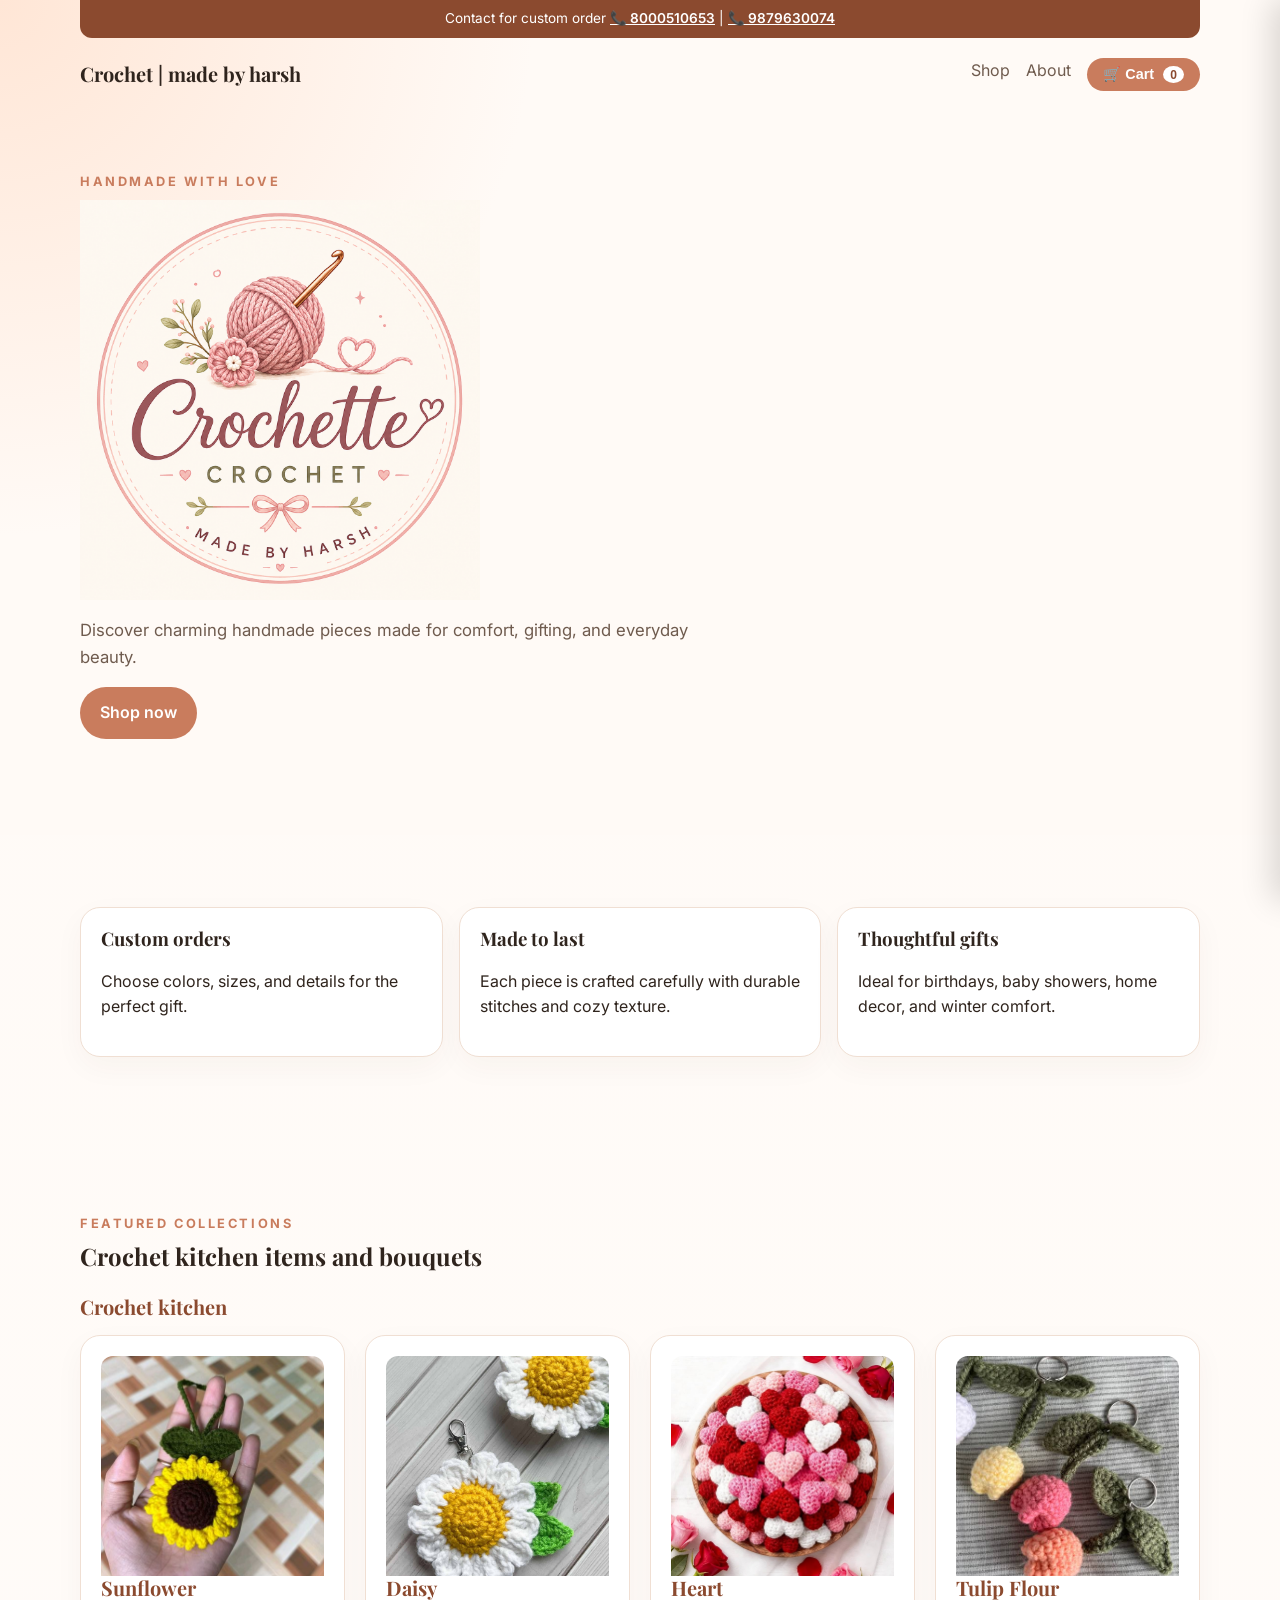
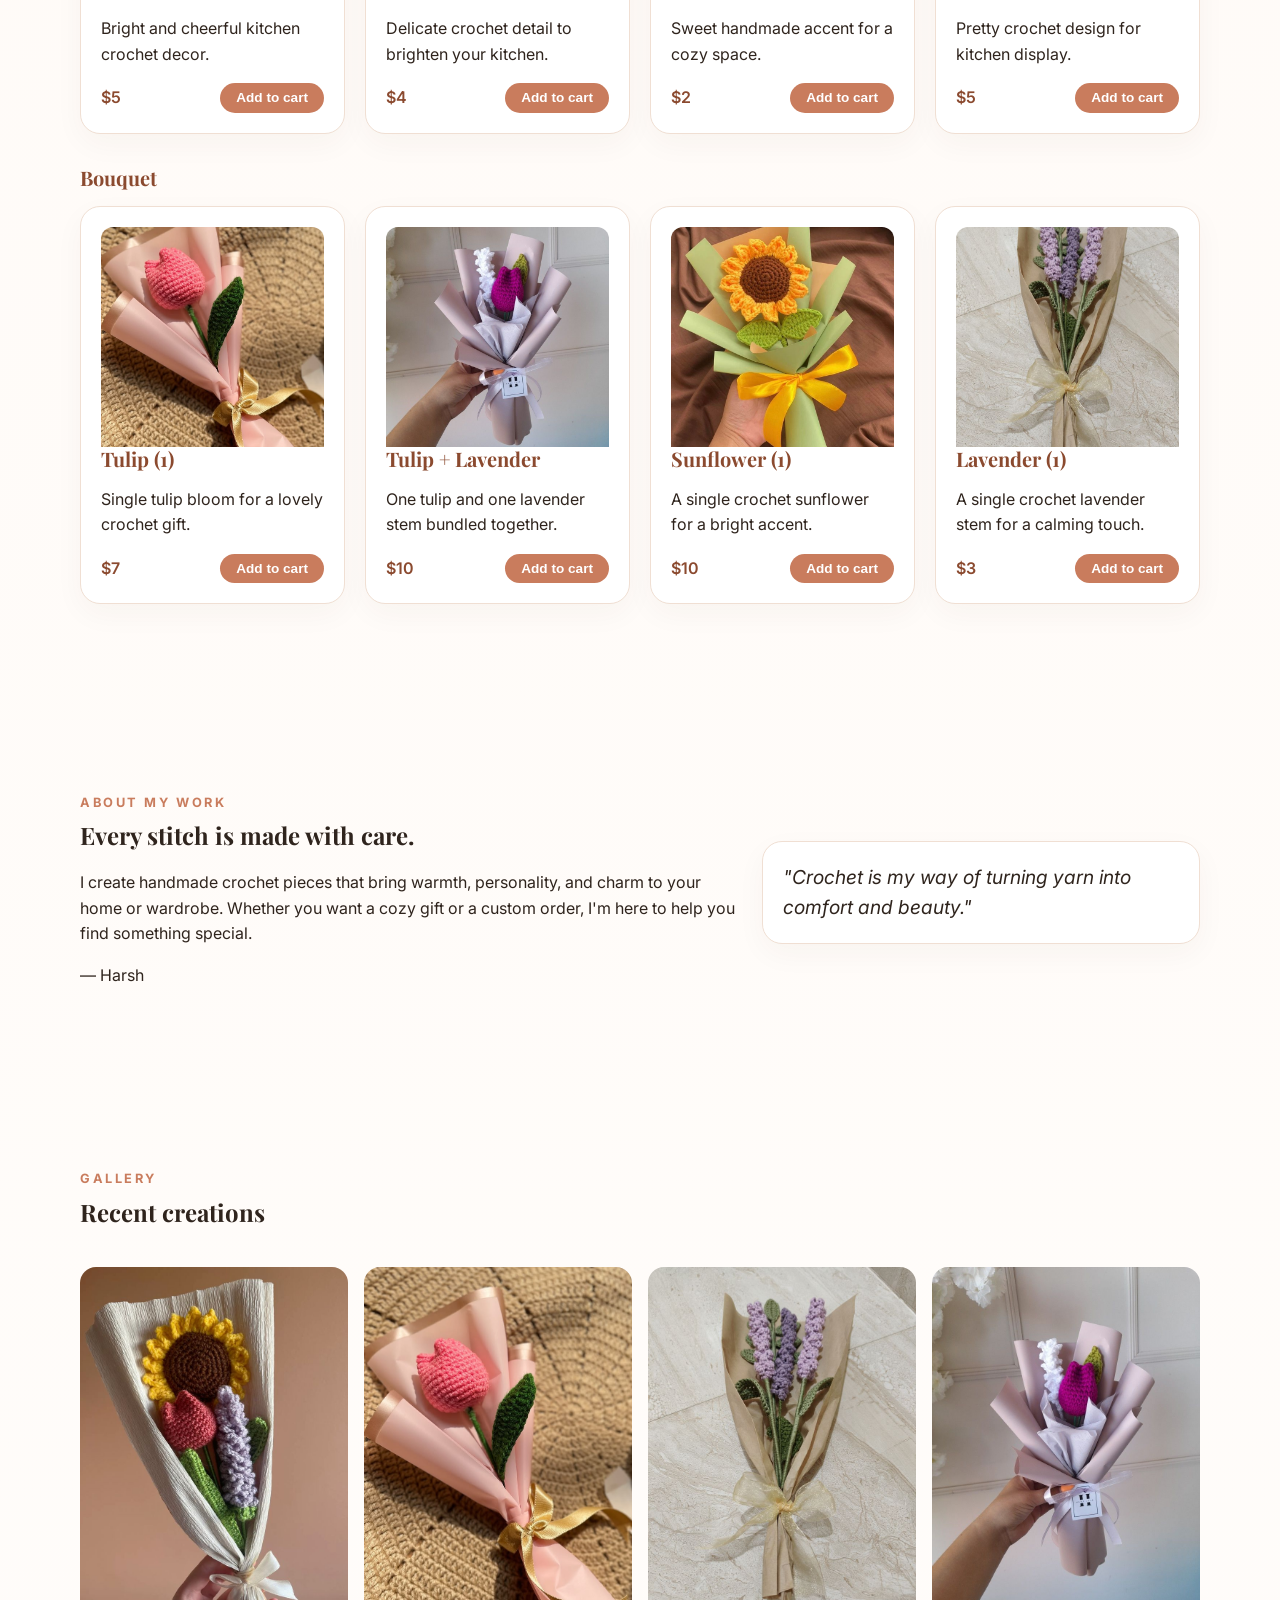
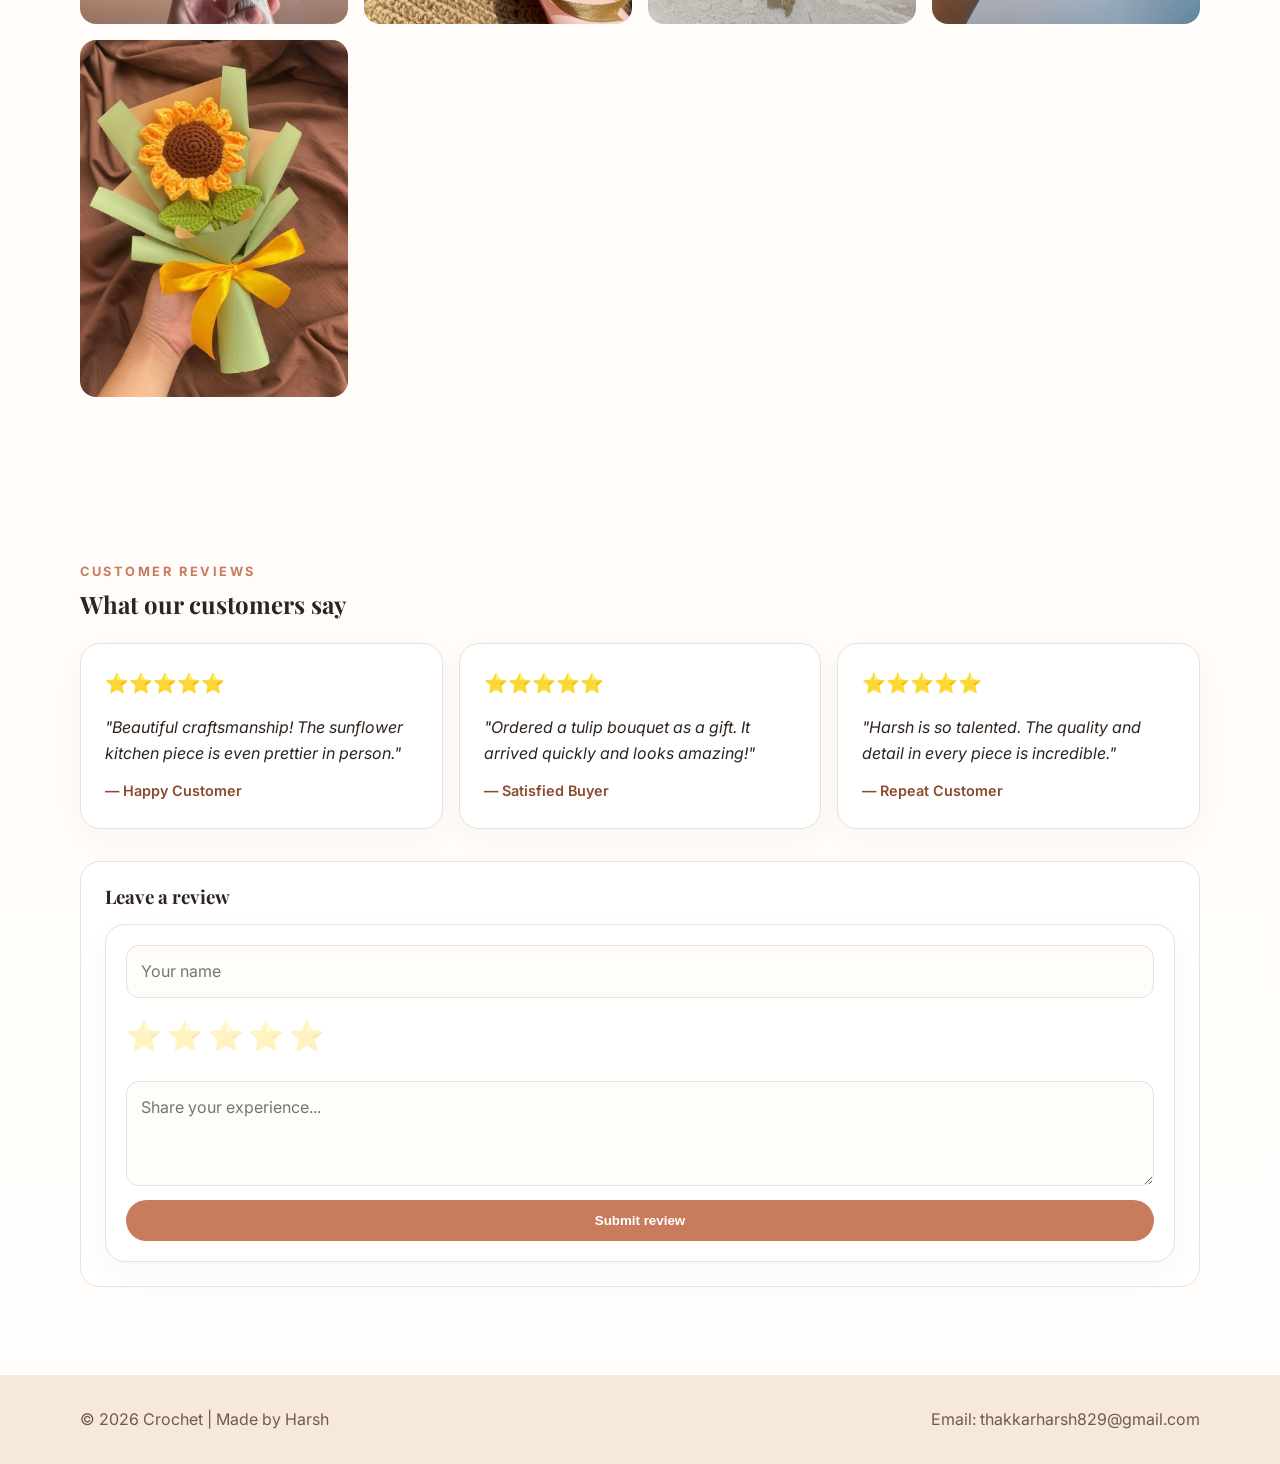
<file: index.html>
<!DOCTYPE html>
<html lang="en">
  <head>
    <meta charset="UTF-8" />
    <meta name="viewport" content="width=device-width, initial-scale=1.0" />
    <title>Crochet | Made by Harsh</title>
    <meta name="description" content="Handmade crochet pieces for cozy living, thoughtful gifts, and everyday style. Made by Harsh." />
    <link rel="preconnect" href="https://fonts.googleapis.com" />
    <link rel="preconnect" href="https://fonts.gstatic.com" crossorigin />
    <link href="https://fonts.googleapis.com/css2?family=Playfair+Display:wght@600;700&family=Inter:wght@400;500;600&display=swap" rel="stylesheet" />
    <link rel="stylesheet" href="styles.css" />
  </head>
  <body>
    <header class="hero">
      <div class="top-bar container">
        <span>Contact for custom order</span>
        <a href="tel:8000510653">&#128222; 8000510653</a>
        <span class="top-divider">|</span>
        <a href="tel:9879630074">&#128222; 9879630074</a>
      </div>
      <nav class="nav container">
        <a href="#home" class="brand">Crochet | made by harsh</a>
        <div class="nav-links">
          <a href="#shop">Shop</a>
          <a href="#about">About</a>
          <button class="cart-toggle" id="cartToggle">
            &#128722; Cart <span class="cart-badge" id="cartBadge">0</span>
          </button>
        </div>
      </nav>

      <div class="hero-content container" id="home">
        <div>
          <p class="eyebrow">Handmade with love</p>
          <img src="logo.png" alt="Crochet by Harsh" class="hero-logo" />
          <p class="hero-text">
            Discover charming handmade pieces made for comfort, gifting, and everyday beauty.
          </p>
          <a class="btn btn-primary" href="#shop">Shop now</a>
        </div>
      </div>
    </header>

    <main>
      <section class="features container" aria-label="Why choose us">
        <article>
          <h3>Custom orders</h3>
          <p>Choose colors, sizes, and details for the perfect gift.</p>
        </article>
        <article>
          <h3>Made to last</h3>
          <p>Each piece is crafted carefully with durable stitches and cozy texture.</p>
        </article>
        <article>
          <h3>Thoughtful gifts</h3>
          <p>Ideal for birthdays, baby showers, home decor, and winter comfort.</p>
        </article>
      </section>

      <section class="products container" id="shop">
        <div class="section-heading">
          <p class="eyebrow">Featured collections</p>
          <h2>Crochet kitchen items and bouquets</h2>
        </div>

        <div class="product-group">
          <h3>Crochet kitchen</h3>
          <div class="product-grid">
            <article class="card">
              <img src="photo%201.jpg" alt="Sunflower crochet" class="card-img" />
              <h3>Sunflower</h3>
              <p>Bright and cheerful kitchen crochet decor.</p>
              <div class="card-footer">
                <span>$5</span>
                <button class="btn-add-cart" data-name="Sunflower" data-price="5" data-img="photo%201.jpg">Add to cart</button>
              </div>
            </article>
            <article class="card">
              <img src="photo%208.jpg" alt="Daisy crochet" class="card-img" />
              <h3>Daisy</h3>
              <p>Delicate crochet detail to brighten your kitchen.</p>
              <div class="card-footer">
                <span>$4</span>
                <button class="btn-add-cart" data-name="Daisy" data-price="4" data-img="photo%208.jpg">Add to cart</button>
              </div>
            </article>
            <article class="card">
              <img src="photo%2015.jpg" alt="Heart crochet" class="card-img" />
              <h3>Heart</h3>
              <p>Sweet handmade accent for a cozy space.</p>
              <div class="card-footer">
                <span>$2</span>
                <button class="btn-add-cart" data-name="Heart" data-price="2" data-img="photo%2015.jpg">Add to cart</button>
              </div>
            </article>
            <article class="card">
              <img src="photo%2010.jpg" alt="Tulip Flour crochet" class="card-img" />
              <h3>Tulip Flour</h3>
              <p>Pretty crochet design for kitchen display.</p>
              <div class="card-footer">
                <span>$5</span>
                <button class="btn-add-cart" data-name="Tulip Flour" data-price="5" data-img="photo%2010.jpg">Add to cart</button>
              </div>
            </article>
          </div>
        </div>

        <div class="product-group">
          <h3>Bouquet</h3>
          <div class="product-grid">
            <article class="card">
              <img src="photo%203.jpg" alt="Tulip bouquet" class="card-img" />
              <h3>Tulip (1)</h3>
              <p>Single tulip bloom for a lovely crochet gift.</p>
              <div class="card-footer">
                <span>$7</span>
                <button class="btn-add-cart" data-name="Tulip (1)" data-price="7" data-img="photo%203.jpg">Add to cart</button>
              </div>
            </article>
            <article class="card">
              <img src="photo%205.jpg" alt="Tulip and Lavender bouquet" class="card-img" />
              <h3>Tulip + Lavender</h3>
              <p>One tulip and one lavender stem bundled together.</p>
              <div class="card-footer">
                <span>$10</span>
                <button class="btn-add-cart" data-name="Tulip + Lavender" data-price="10" data-img="photo%205.jpg">Add to cart</button>
              </div>
            </article>
            <article class="card">
              <img src="photo%206.jpg" alt="Sunflower bouquet" class="card-img" />
              <h3>Sunflower (1)</h3>
              <p>A single crochet sunflower for a bright accent.</p>
              <div class="card-footer">
                <span>$10</span>
                <button class="btn-add-cart" data-name="Sunflower (1)" data-price="10" data-img="photo%206.jpg">Add to cart</button>
              </div>
            </article>
            <article class="card">
              <img src="photo%204.jpg" alt="Lavender bouquet" class="card-img" />
              <h3>Lavender (1)</h3>
              <p>A single crochet lavender stem for a calming touch.</p>
              <div class="card-footer">
                <span>$3</span>
                <button class="btn-add-cart" data-name="Lavender (1)" data-price="3" data-img="photo%204.jpg">Add to cart</button>
              </div>
            </article>
          </div>
        </div>
      </section>

      <section class="about container" id="about">
        <div>
          <p class="eyebrow">About my work</p>
          <h2>Every stitch is made with care.</h2>
          <p>
            I create handmade crochet pieces that bring warmth, personality, and charm to your home or wardrobe.
            Whether you want a cozy gift or a custom order, I'm here to help you find something special.
          </p>
          <p>— Harsh</p>
        </div>
        <div class="quote-box">
          <p>"Crochet is my way of turning yarn into comfort and beauty."</p>
        </div>
      </section>

      <section class="gallery container">
        <div class="section-heading">
          <p class="eyebrow">Gallery</p>
          <h2>Recent creations</h2>
        </div>
        <div class="gallery-grid">
          <div class="gallery-item"><img src="photo%202.jpg" alt="Crochet creation" /></div>
          <div class="gallery-item"><img src="photo%203.jpg" alt="Crochet creation" /></div>
          <div class="gallery-item"><img src="photo%204.jpg" alt="Crochet creation" /></div>
          <div class="gallery-item"><img src="photo%205.jpg" alt="Crochet creation" /></div>
          <div class="gallery-item"><img src="photo%206.jpg" alt="Crochet creation" /></div>
        </div>
      </section>

      <section class="contact container" id="contact">
        <div class="section-heading">
          <p class="eyebrow">Customer Reviews</p>
          <h2>What our customers say</h2>
        </div>
        <div class="reviews-grid" id="reviewsGrid">
          <div class="review-card">
            <div class="review-stars">&#11088;&#11088;&#11088;&#11088;&#11088;</div>
            <p>"Beautiful craftsmanship! The sunflower kitchen piece is even prettier in person."</p>
            <span class="review-author">— Happy Customer</span>
          </div>
          <div class="review-card">
            <div class="review-stars">&#11088;&#11088;&#11088;&#11088;&#11088;</div>
            <p>"Ordered a tulip bouquet as a gift. It arrived quickly and looks amazing!"</p>
            <span class="review-author">— Satisfied Buyer</span>
          </div>
          <div class="review-card">
            <div class="review-stars">&#11088;&#11088;&#11088;&#11088;&#11088;</div>
            <p>"Harsh is so talented. The quality and detail in every piece is incredible."</p>
            <span class="review-author">— Repeat Customer</span>
          </div>
        </div>
        <div class="add-review">
          <h3>Leave a review</h3>
          <form class="contact-form" id="review-form">
            <input type="text" name="name" placeholder="Your name" required />
            <div class="star-select" id="starSelect">
              <span data-star="1">&#11088;</span>
              <span data-star="2">&#11088;</span>
              <span data-star="3">&#11088;</span>
              <span data-star="4">&#11088;</span>
              <span data-star="5">&#11088;</span>
            </div>
            <textarea name="review" rows="3" placeholder="Share your experience..." required></textarea>
            <button class="btn btn-primary" type="submit">Submit review</button>
          </form>
        </div>
      </section>
    </main>

    <!-- Cart Drawer -->
    <div class="cart-overlay" id="cartOverlay"></div>
    <div class="cart-drawer" id="cartDrawer">
      <div class="cart-drawer-header">
        <h3>Your Cart</h3>
        <button class="cart-close" id="cartClose">&times;</button>
      </div>
      <div class="cart-items" id="cartItems"></div>
      <div class="cart-empty" id="cartEmpty">
        <p>Your cart is empty</p>
      </div>
      <div class="cart-footer" id="cartFooter">
        <div class="cart-total">
          <span>Total:</span>
          <span id="cartTotal">$0</span>
        </div>
        <button class="btn btn-primary btn-full" id="payNowBtn">Pay now</button>
        <p class="cart-note">Cash on delivery available</p>
      </div>
      <div class="cart-bottom" id="cartBottom">
        <input type="text" id="cartName" class="cart-input" placeholder="Your name" required />
        <input type="tel" id="cartPhone" class="cart-input" placeholder="Your phone number" required />
        <textarea id="cartAddress" class="cart-input cart-textarea" placeholder="Your address" rows="2" required></textarea>
      </div>
    </div>

    <!-- Floating Cart Button (mobile) -->
    <button class="floating-cart" id="floatingCart">
      &#128722; <span class="floating-badge" id="floatingBadge">0</span>
    </button>

    <footer class="footer">
      <div class="container footer-content">
        <p>&copy; <span id="year"></span> Crochet | Made by Harsh</p>
        <p>Email: thakkarharsh829@gmail.com</p>
      </div>
    </footer>

    <script src="script.js"></script>
  </body>
</html>
</file>
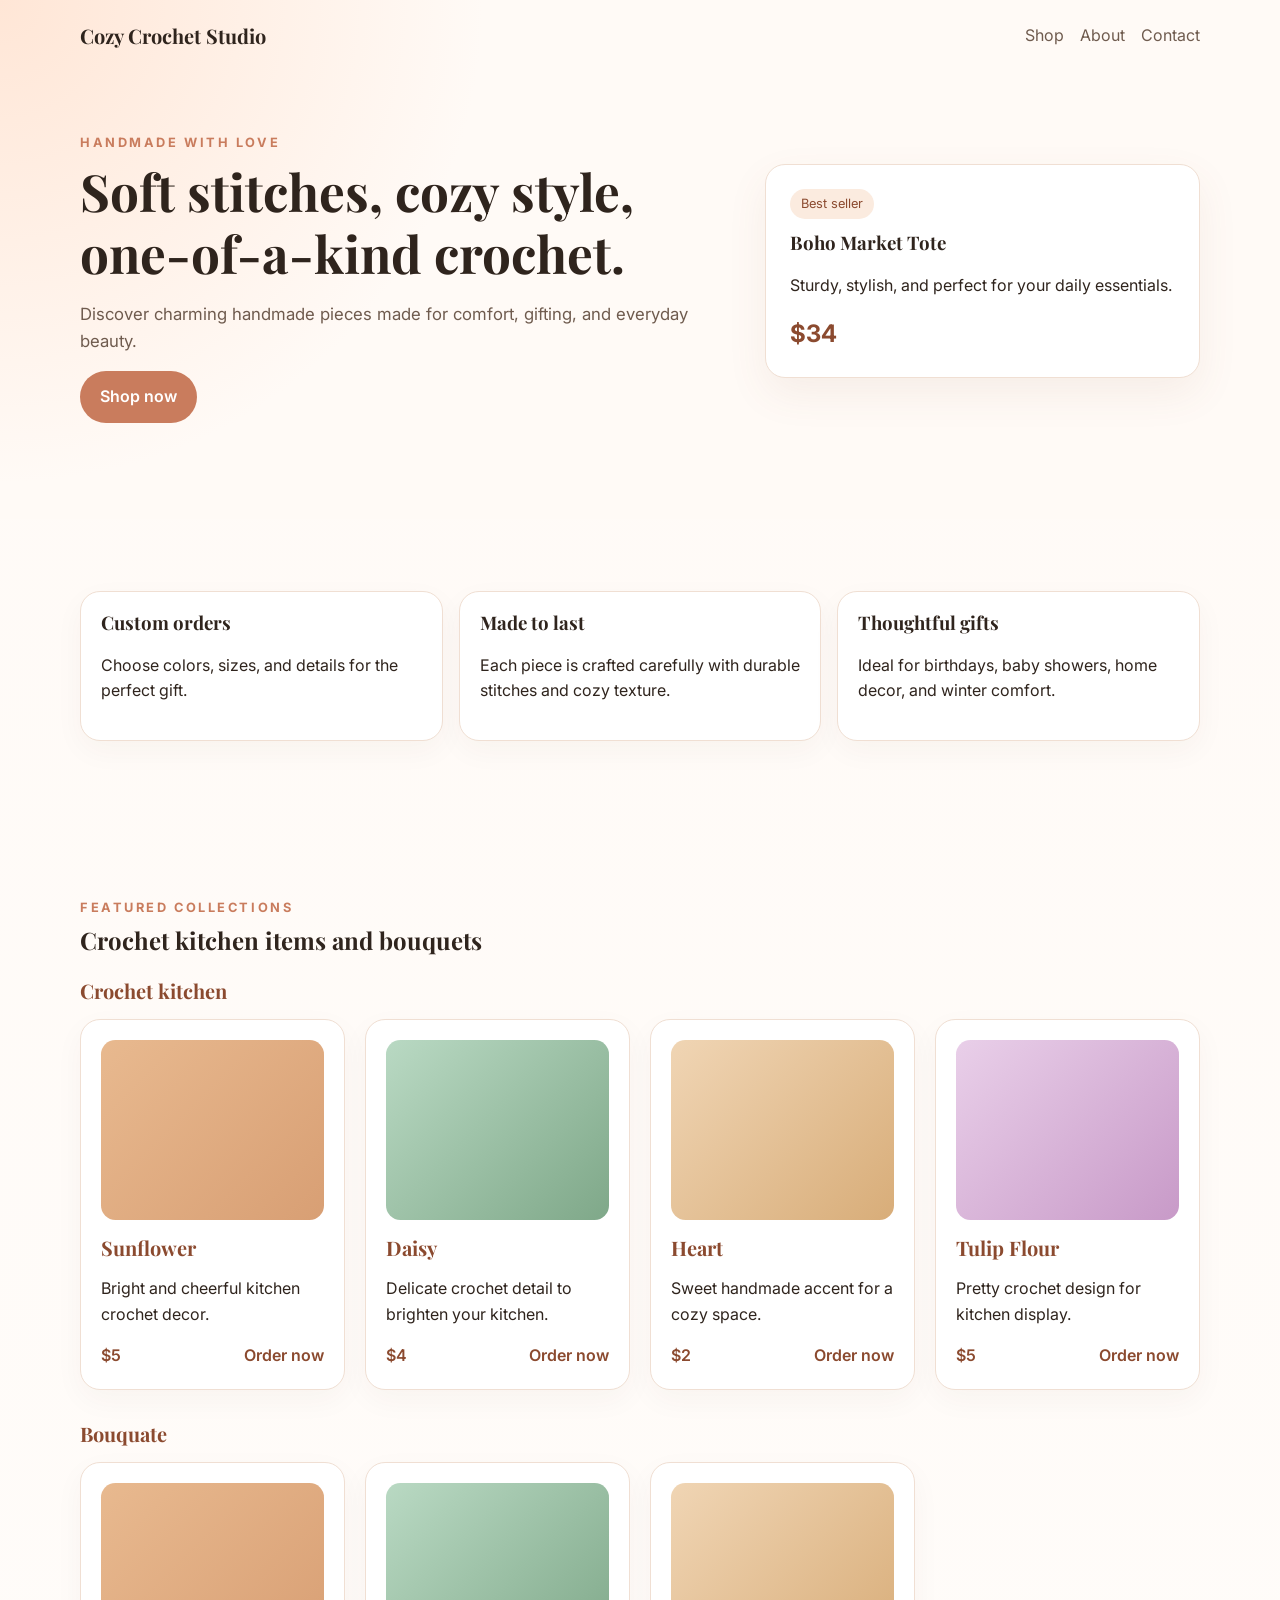
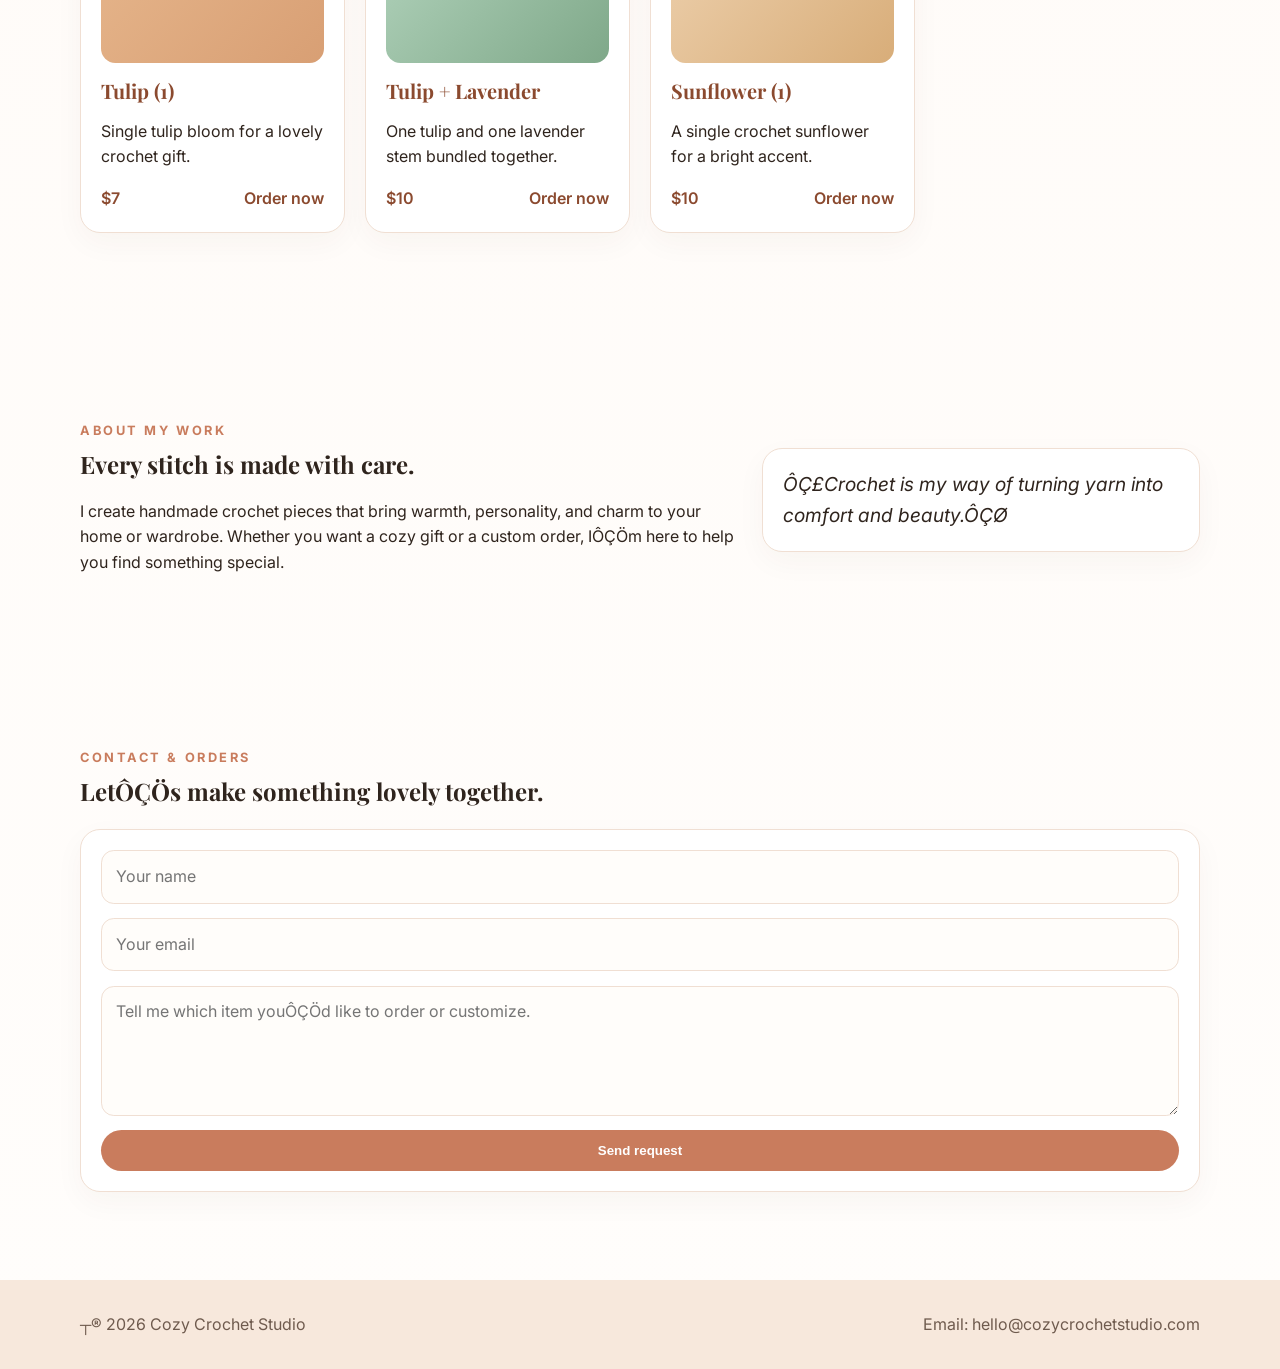
<file: index_clean.html>
﻿<!DOCTYPE html>
<html lang="en">
  <head>
    <meta charset="UTF-8" />
    <meta name="viewport" content="width=device-width, initial-scale=1.0" />
    <title>Cozy Crochet Studio</title>
    <meta
      name="description"
      content="Handmade crochet pieces for cozy living, thoughtful gifts, and everyday style."
    />
    <link rel="preconnect" href="https://fonts.googleapis.com" />
    <link rel="preconnect" href="https://fonts.gstatic.com" crossorigin />
    <link
      href="https://fonts.googleapis.com/css2?family=Playfair+Display:wght@600;700&family=Inter:wght@400;500;600&display=swap"
      rel="stylesheet"
    />
    <link rel="stylesheet" href="styles.css" />
  </head>
  <body>
    <header class="hero">
      <nav class="nav container">
        <a href="#home" class="brand">Cozy Crochet Studio</a>
        <div class="nav-links">
          <a href="#shop">Shop</a>
          <a href="#about">About</a>
          <a href="#contact">Contact</a>
        </div>
      </nav>

      <div class="hero-content container" id="home">
        <div>
          <p class="eyebrow">Handmade with love</p>
          <h1>Soft stitches, cozy style, one-of-a-kind crochet.</h1>
          <p class="hero-text">
            Discover charming handmade pieces made for comfort, gifting, and everyday beauty.
          </p>
          <a class="btn btn-primary" href="#shop">Shop now</a>
        </div>
        <div class="hero-card" aria-label="Featured crochet item">
          <div class="hero-badge">Best seller</div>
          <h3>Boho Market Tote</h3>
          <p>Sturdy, stylish, and perfect for your daily essentials.</p>
          <span>$34</span>
        </div>
      </div>
    </header>

    <main>
      <section class="features container" aria-label="Why choose us">
        <article>
          <h3>Custom orders</h3>
          <p>Choose colors, sizes, and details for the perfect gift.</p>
        </article>
        <article>
          <h3>Made to last</h3>
          <p>Each piece is crafted carefully with durable stitches and cozy texture.</p>
        </article>
        <article>
          <h3>Thoughtful gifts</h3>
          <p>Ideal for birthdays, baby showers, home decor, and winter comfort.</p>
        </article>
      </section>

      <section class="products container" id="shop">
        <div class="section-heading">
          <p class="eyebrow">Featured collections</p>
          <h2>Crochet kitchen items and bouquets</h2>
        </div>

        <div class="product-group">
          <h3>Crochet kitchen</h3>
          <div class="product-grid">
            <article class="card">
              <div class="card-visual visual-one"></div>
              <h3>Sunflower</h3>
              <p>Bright and cheerful kitchen crochet decor.</p>
              <div class="card-footer">
                <span>$5</span>
                <a href="#contact">Order now</a>
              </div>
            </article>
            <article class="card">
              <div class="card-visual visual-two"></div>
              <h3>Daisy</h3>
              <p>Delicate crochet detail to brighten your kitchen.</p>
              <div class="card-footer">
                <span>$4</span>
                <a href="#contact">Order now</a>
              </div>
            </article>
            <article class="card">
              <div class="card-visual visual-three"></div>
              <h3>Heart</h3>
              <p>Sweet handmade accent for a cozy space.</p>
              <div class="card-footer">
                <span>$2</span>
                <a href="#contact">Order now</a>
              </div>
            </article>
            <article class="card">
              <div class="card-visual visual-four"></div>
              <h3>Tulip Flour</h3>
              <p>Pretty crochet design for kitchen display.</p>
              <div class="card-footer">
                <span>$5</span>
                <a href="#contact">Order now</a>
              </div>
            </article>
          </div>
        </div>

        <div class="product-group">
          <h3>Bouquate</h3>
          <div class="product-grid">
            <article class="card">
              <div class="card-visual visual-one"></div>
              <h3>Tulip (1)</h3>
              <p>Single tulip bloom for a lovely crochet gift.</p>
              <div class="card-footer">
                <span>$7</span>
                <a href="#contact">Order now</a>
              </div>
            </article>
            <article class="card">
              <div class="card-visual visual-two"></div>
              <h3>Tulip + Lavender</h3>
              <p>One tulip and one lavender stem bundled together.</p>
              <div class="card-footer">
                <span>$10</span>
                <a href="#contact">Order now</a>
              </div>
            </article>
            <article class="card">
              <div class="card-visual visual-three"></div>
              <h3>Sunflower (1)</h3>
              <p>A single crochet sunflower for a bright accent.</p>
              <div class="card-footer">
                <span>$10</span>
                <a href="#contact">Order now</a>
              </div>
            </article>
          </div>
        </div>
      </section>

      <section class="about container" id="about">
        <div>
          <p class="eyebrow">About my work</p>
          <h2>Every stitch is made with care.</h2>
          <p>
            I create handmade crochet pieces that bring warmth, personality, and charm to your home or wardrobe.
            Whether you want a cozy gift or a custom order, IÔÇÖm here to help you find something special.
          </p>
        </div>
        <div class="quote-box">
          <p>ÔÇ£Crochet is my way of turning yarn into comfort and beauty.ÔÇØ</p>
        </div>
      </section>

      <section class="contact container" id="contact">
        <div class="section-heading">
          <p class="eyebrow">Contact & orders</p>
          <h2>LetÔÇÖs make something lovely together.</h2>
        </div>
        <form class="contact-form" id="order-form">
          <input type="text" name="name" placeholder="Your name" required />
          <input type="email" name="email" placeholder="Your email" required />
          <textarea name="message" rows="4" placeholder="Tell me which item youÔÇÖd like to order or customize." required></textarea>
          <button class="btn btn-primary" type="submit">Send request</button>
        </form>
      </section>
    </main>

    <footer class="footer">
      <div class="container footer-content">
        <p>┬® <span id="year"></span> Cozy Crochet Studio</p>
        <p>Email: hello@cozycrochetstudio.com</p>
      </div>
    </footer>

    <script src="script.js"></script>
  </body>
</html>
</file>
<file: styles.css>
﻿:root {
  --bg: #fffaf6;
  --surface: #ffffff;
  --text: #2f241d;
  --muted: #6f5b4e;
  --accent: #c97c5d;
  --accent-dark: #8b4a2f;
  --border: #f0dfd3;
  --shadow: 0 16px 40px rgba(140, 92, 60, 0.08);
}

* {
  box-sizing: border-box;
}

html {
  scroll-behavior: smooth;
}

body {
  margin: 0;
  font-family: 'Inter', sans-serif;
  color: var(--text);
  background: linear-gradient(180deg, #fffaf6 0%, #fffdfb 100%);
  line-height: 1.6;
}

img {
  max-width: 100%;
  display: block;
}

a {
  color: inherit;
  text-decoration: none;
}

.container {
  width: min(1120px, calc(100% - 2rem));
  margin: 0 auto;
}

.hero {
  background: radial-gradient(circle at top left, #ffe6d6 0%, transparent 35%), var(--bg);
  padding-bottom: 4rem;
}

.top-bar {
  background: var(--accent-dark);
  color: #fff;
  text-align: center;
  padding: 0.5rem 1rem;
  font-size: 0.85rem;
  border-radius: 0 0 12px 12px;
}

.top-bar a {
  color: #fff;
  font-weight: 600;
  text-decoration: underline;
}

.nav {
  display: flex;
  justify-content: space-between;
  align-items: center;
  padding: 1.25rem 0;
}

.brand {
  font-family: 'Playfair Display', serif;
  font-size: 1.25rem;
  font-weight: 700;
}

.nav-links {
  display: flex;
  gap: 1rem;
  color: var(--muted);
}

.hero-content {
  display: grid;
  grid-template-columns: 1.2fr 0.8fr;
  gap: 2rem;
  align-items: center;
  padding: 3rem 0 2rem;
}

.eyebrow {
  text-transform: uppercase;
  letter-spacing: 0.2em;
  color: var(--accent);
  font-size: 0.8rem;
  font-weight: 700;
  margin-bottom: 0.5rem;
}

.hero-logo {
  max-width: 400px;
  height: auto;
  margin-bottom: 1rem;
}

h1,
h2,
h3 {
  font-family: 'Playfair Display', serif;
  line-height: 1.2;
  margin-top: 0;
}

h1 {
  font-size: clamp(2rem, 4vw, 3.2rem);
  margin-bottom: 1rem;
}

.hero-text {
  font-size: 1.05rem;
  color: var(--muted);
  max-width: 620px;
}

.hero-actions {
  display: flex;
  flex-wrap: wrap;
  gap: 0.75rem;
  margin: 1.25rem 0;
}

.btn {
  display: inline-block;
  padding: 0.8rem 1.25rem;
  border-radius: 999px;
  border: none;
  cursor: pointer;
  font-weight: 600;
  transition: transform 0.2s ease, background 0.2s ease;
}

.btn:hover {
  transform: translateY(-1px);
}

.btn-primary {
  background: var(--accent);
  color: white;
}

.btn-primary:hover {
  background: var(--accent-dark);
}

.btn-secondary {
  background: #fff5ec;
  color: var(--accent-dark);
}

.hero-stats {
  display: flex;
  flex-wrap: wrap;
  gap: 1rem;
  margin-top: 1.5rem;
}

.hero-stats div {
  background: rgba(255,255,255,0.75);
  border: 1px solid var(--border);
  border-radius: 999px;
  padding: 0.6rem 0.95rem;
  font-size: 0.95rem;
}

.hero-stats strong {
  display: block;
  color: var(--accent-dark);
}

.hero-card {
  background: var(--surface);
  border: 1px solid var(--border);
  border-radius: 1.25rem;
  padding: 1.5rem;
  box-shadow: var(--shadow);
}

.hero-badge {
  display: inline-block;
  background: #fbebdf;
  color: var(--accent-dark);
  border-radius: 999px;
  padding: 0.3rem 0.7rem;
  font-size: 0.8rem;
  margin-bottom: 0.8rem;
}

.hero-card span {
  font-size: 1.5rem;
  font-weight: 700;
  color: var(--accent-dark);
}

.features,
.products,
.about,
.contact {
  padding: 4.5rem 0;
}

.features {
  display: grid;
  gap: 1rem;
  grid-template-columns: repeat(3, 1fr);
}

.features article,
.quote-box,
.card,
.contact-form,
.contact-card {
  background: var(--surface);
  border: 1px solid var(--border);
  border-radius: 1.25rem;
  padding: 1.25rem;
  box-shadow: 0 10px 30px rgba(68, 43, 25, 0.04);
}

.section-heading {
  margin-bottom: 1.5rem;
}

.product-grid {
  display: grid;
  gap: 1.25rem;
  grid-template-columns: repeat(4, 1fr);
}

.product-group {
  margin-bottom: 2rem;
}

.product-group h3 {
  margin-bottom: 1rem;
  font-size: 1.25rem;
  color: var(--accent-dark);
}

.card-visual {
  height: 180px;
  border-radius: 0.9rem;
  margin-bottom: 1rem;
}

.visual-one {
  background: linear-gradient(135deg, #e8b98f, #d89f74);
}

.visual-two {
  background: linear-gradient(135deg, #b9d9c3, #7fa889);
}

.visual-three {
  background: linear-gradient(135deg, #f0d5b4, #d8ad79);
}

.visual-four {
  background: linear-gradient(135deg, #e9cfe9, #c89ac8);
}

.card-footer {
  display: flex;
  justify-content: space-between;
  align-items: center;
  margin-top: 1rem;
  color: var(--accent-dark);
  font-weight: 600;
}

.about {
  display: grid;
  gap: 1.5rem;
  grid-template-columns: 1.2fr 0.8fr;
  align-items: center;
}

.quote-box p {
  font-size: 1.2rem;
  font-style: italic;
  margin: 0;
}

.contact-layout {
  display: grid;
  gap: 1.25rem;
  grid-template-columns: 1.2fr 0.8fr;
}

.contact-form {
  display: grid;
  gap: 0.9rem;
}

.contact-form input,
.contact-form textarea {
  width: 100%;
  border: 1px solid var(--border);
  border-radius: 0.8rem;
  padding: 0.8rem 0.9rem;
  font: inherit;
  background: #fffdfa;
}

.contact-form textarea {
  resize: vertical;
}

.contact-card ul {
  padding-left: 1.2rem;
  color: var(--muted);
}

.footer {
  background: #f7e8dc;
  padding: 1rem 0;
  margin-top: 1rem;
}

.footer-content {
  display: flex;
  justify-content: space-between;
  gap: 1rem;
  color: var(--muted);
}

@media (max-width: 900px) {
  .hero-content,
  .about,
  .contact-layout,
  .product-grid {
    grid-template-columns: 1fr 1fr;
  }

  .features {
    grid-template-columns: 1fr;
  }
}

@media (max-width: 640px) {
  .nav,
  .hero-content,
  .about,
  .contact-layout,
  .product-grid,
  .footer-content {
    grid-template-columns: 1fr;
    display: grid;
  }

  .nav-links {
    flex-wrap: wrap;
  }

  .hero-content {
    padding-top: 1rem;
  }
}

@media (max-width: 760px) {
  .hero-content,
  .features,
  .product-grid,
  .about {
    grid-template-columns: 1fr;
  }

  .nav {
    flex-direction: column;
    gap: 0.6rem;
  }

  .footer-content {
    flex-direction: column;
  }
}

/* ── Product card images ── */
.card-img {
  width: 100%;
  height: 220px;
  object-fit: cover;
  border-radius: 12px 12px 0 0;
  display: block;
}

/* ── Gallery section ── */
.gallery {
  padding: 80px 0;
}

.gallery-grid {
  display: grid;
  grid-template-columns: repeat(auto-fill, minmax(260px, 1fr));
  gap: 16px;
  margin-top: 40px;
}

.gallery-item {
  border-radius: 16px;
  overflow: hidden;
  aspect-ratio: 3 / 4;
  background: var(--border);
}

.gallery-item img {
  width: 100%;
  height: 100%;
  object-fit: cover;
  display: block;
  transition: transform 0.4s ease;
}

.gallery-item:hover img {
  transform: scale(1.05);
}

/* ── Cart Toggle (nav) ── */
.cart-toggle {
  background: var(--accent);
  color: #fff;
  border: none;
  border-radius: 999px;
  padding: 0.5rem 1rem;
  font-weight: 600;
  cursor: pointer;
  font-size: 0.9rem;
}

.cart-badge {
  background: #fff;
  color: var(--accent-dark);
  border-radius: 50%;
  padding: 0.1rem 0.45rem;
  font-size: 0.75rem;
  margin-left: 0.3rem;
}

/* ── Add to Cart button ── */
.btn-add-cart {
  background: var(--accent);
  color: #fff;
  border: none;
  border-radius: 999px;
  padding: 0.45rem 1rem;
  font-weight: 600;
  font-size: 0.85rem;
  cursor: pointer;
  transition: background 0.2s, transform 0.15s;
}

.btn-add-cart:hover {
  background: var(--accent-dark);
  transform: translateY(-1px);
}

.btn-add-cart.in-cart {
  background: var(--accent-dark);
}

/* ── Cart Drawer ── */
.cart-overlay {
  position: fixed;
  inset: 0;
  background: rgba(0, 0, 0, 0.4);
  z-index: 999;
  opacity: 0;
  pointer-events: none;
  transition: opacity 0.3s;
}

.cart-overlay.open {
  opacity: 1;
  pointer-events: all;
}

.cart-drawer {
  position: fixed;
  top: 0;
  right: 0;
  bottom: 0;
  width: min(380px, 90vw);
  background: #fff;
  z-index: 1000;
  transform: translateX(100%);
  transition: transform 0.3s ease;
  display: flex;
  flex-direction: column;
  box-shadow: -8px 0 30px rgba(0, 0, 0, 0.15);
}

.cart-drawer.open {
  transform: translateX(0);
}

.cart-drawer-header {
  display: flex;
  justify-content: space-between;
  align-items: center;
  padding: 1.25rem;
  border-bottom: 1px solid var(--border);
}

.cart-drawer-header h3 {
  margin: 0;
  font-family: 'Playfair Display', serif;
  color: var(--accent-dark);
}

.cart-close {
  background: none;
  border: none;
  font-size: 1.8rem;
  cursor: pointer;
  color: var(--muted);
  line-height: 1;
}

.cart-items {
  flex: 1;
  overflow-y: auto;
  padding: 1rem 1.25rem;
}

.cart-empty {
  text-align: center;
  padding: 3rem 1rem;
  color: var(--muted);
}

.cart-item {
  display: flex;
  gap: 0.75rem;
  padding: 0.75rem 0;
  border-bottom: 1px solid var(--border);
  align-items: center;
}

.cart-item img {
  width: 60px;
  height: 60px;
  object-fit: cover;
  border-radius: 10px;
}

.cart-item-info {
  flex: 1;
}

.cart-item-name {
  font-weight: 600;
  font-size: 0.95rem;
}

.cart-item-price {
  color: var(--accent);
  font-weight: 700;
  font-size: 0.9rem;
}

.cart-item-qty {
  display: flex;
  align-items: center;
  gap: 0.5rem;
  margin-top: 0.3rem;
}

.cart-item-qty span {
  font-weight: 600;
  min-width: 20px;
  text-align: center;
}

.qty-btn {
  width: 28px;
  height: 28px;
  border-radius: 50%;
  border: 1.5px solid var(--border);
  background: #fff;
  font-size: 1rem;
  cursor: pointer;
  display: flex;
  align-items: center;
  justify-content: center;
  transition: border-color 0.2s;
}

.qty-btn:hover {
  border-color: var(--accent);
}

.cart-item-remove {
  background: none;
  border: none;
  font-size: 1.3rem;
  color: var(--muted);
  cursor: pointer;
  padding: 0.25rem;
}

.cart-item-remove:hover {
  color: #c0392b;
}

.cart-footer {
  padding: 1.25rem;
  border-top: 1px solid var(--border);
  background: #fff;
}

.cart-bottom {
  padding: 0 1.25rem 1.25rem;
  background: #fff;
}

.cart-input {
  width: 100%;
  border: 1px solid var(--border);
  border-radius: 0.8rem;
  padding: 0.7rem 0.9rem;
  font: inherit;
  background: #fffdfa;
  margin-bottom: 0.6rem;
  font-size: 0.9rem;
}

.cart-textarea {
  resize: vertical;
  margin-bottom: 0.8rem;
}

.cart-total {
  display: flex;
  justify-content: space-between;
  font-size: 1.15rem;
  font-weight: 700;
  color: var(--accent-dark);
  margin-bottom: 0.75rem;
}

.btn-full {
  width: 100%;
  text-align: center;
}

.cart-note {
  text-align: center;
  font-size: 0.8rem;
  color: var(--muted);
  margin-top: 0.5rem;
}

/* ── Reviews ── */
.reviews-grid {
  display: grid;
  gap: 1rem;
  grid-template-columns: repeat(auto-fill, minmax(280px, 1fr));
  margin-bottom: 2rem;
}

.review-card {
  background: var(--surface);
  border: 1px solid var(--border);
  border-radius: 1.25rem;
  padding: 1.5rem;
  box-shadow: 0 10px 30px rgba(68, 43, 25, 0.04);
}

.review-stars {
  font-size: 1.2rem;
  margin-bottom: 0.5rem;
}

.review-card p {
  font-style: italic;
  color: var(--text);
  margin-bottom: 0.75rem;
}

.review-author {
  font-weight: 600;
  color: var(--accent-dark);
  font-size: 0.9rem;
}

.add-review {
  background: var(--surface);
  border: 1px solid var(--border);
  border-radius: 1.25rem;
  padding: 1.5rem;
}

.add-review h3 {
  margin-top: 0;
  margin-bottom: 1rem;
}

.star-select {
  display: flex;
  gap: 0.3rem;
  margin-bottom: 0.5rem;
}

.star-select span {
  font-size: 1.8rem;
  cursor: pointer;
  opacity: 0.3;
  transition: opacity 0.2s;
}

.star-select span.active {
  opacity: 1;
}

/* ── Floating Cart (mobile) ── */
.floating-cart {
  display: none;
  position: fixed;
  bottom: 1.5rem;
  right: 1.5rem;
  width: 56px;
  height: 56px;
  border-radius: 50%;
  background: var(--accent);
  color: #fff;
  border: none;
  font-size: 1.4rem;
  cursor: pointer;
  z-index: 998;
  box-shadow: 0 4px 20px rgba(201, 124, 93, 0.4);
  align-items: center;
  justify-content: center;
}

.floating-badge {
  position: absolute;
  top: -4px;
  right: -4px;
  background: var(--accent-dark);
  color: #fff;
  border-radius: 50%;
  width: 22px;
  height: 22px;
  font-size: 0.7rem;
  font-weight: 700;
  display: flex;
  align-items: center;
  justify-content: center;
}

@media (max-width: 760px) {
  .floating-cart {
    display: flex;
  }
  .cart-toggle {
    display: none;
  }
}
</file>
